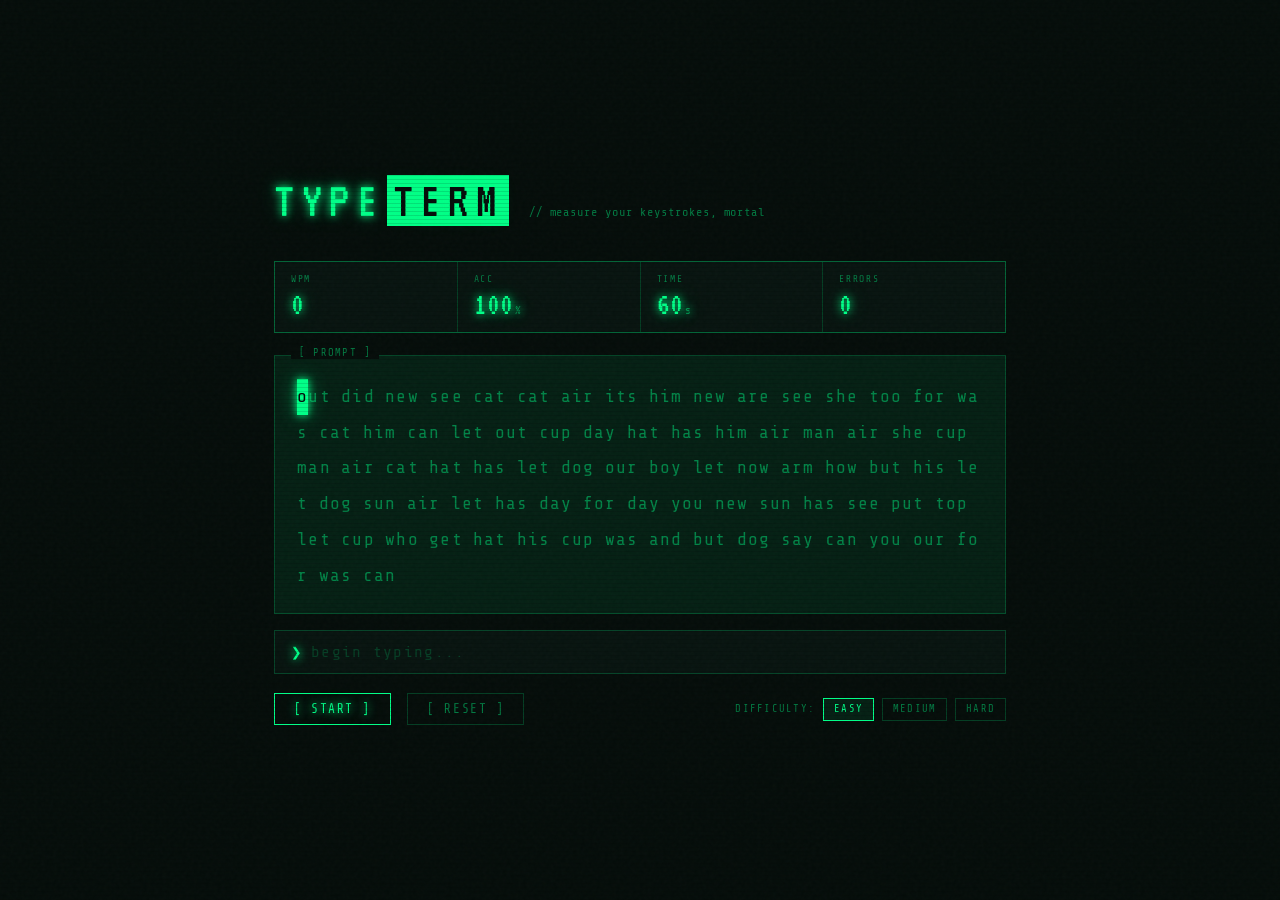
<file: WPM/index.html>
<!DOCTYPE html>
<html lang="en">
<head>
  <meta charset="UTF-8" />
  <meta name="viewport" content="width=device-width, initial-scale=1.0"/>
  <title>TYPETERM — Speed Test</title>
  <link rel="stylesheet" href="style.css" />
  <link href="https://fonts.googleapis.com/css2?family=Share+Tech+Mono&family=VT323&display=swap" rel="stylesheet"/>
</head>
<body>

  <div class="scanlines"></div>
  <div class="noise"></div>

  <div class="container">

    <header>
      <div class="logo">TYPE<span>TERM</span></div>
      <div class="tagline">// measure your keystrokes, mortal</div>
    </header>

    <div class="stats-bar">
      <div class="stat">
        <span class="stat-label">WPM</span>
        <span class="stat-value" id="wpm">0</span>
      </div>
      <div class="stat">
        <span class="stat-label">ACC</span>
        <span class="stat-value" id="accuracy">100<span class="unit">%</span></span>
      </div>
      <div class="stat">
        <span class="stat-label">TIME</span>
        <span class="stat-value" id="timer">60<span class="unit">s</span></span>
      </div>
      <div class="stat">
        <span class="stat-label">ERRORS</span>
        <span class="stat-value" id="errors">0</span>
      </div>
    </div>

    <div class="display-box">
      <div class="box-label">[ PROMPT ]</div>
      <div id="word-display"></div>
    </div>

    <div class="input-wrap">
      <span class="prompt-symbol">❯</span>
      <input
        type="text"
        id="type-input"
        autocomplete="off"
        autocorrect="off"
        autocapitalize="off"
        spellcheck="false"
        placeholder="begin typing..."
        disabled
      />
      <div class="cursor-blink"></div>
    </div>

    <div class="controls">
      <button id="start-btn" class="btn">[ START ]</button>
      <button id="reset-btn" class="btn btn-secondary">[ RESET ]</button>
      <div class="difficulty">
        <span class="diff-label">DIFFICULTY:</span>
        <button class="diff-btn active" data-diff="easy">EASY</button>
        <button class="diff-btn" data-diff="medium">MEDIUM</button>
        <button class="diff-btn" data-diff="hard">HARD</button>
      </div>
    </div>

    <div id="result-screen" class="result-screen hidden">
      <div class="result-title">// SESSION COMPLETE</div>
      <div class="result-grid">
        <div class="result-item">
          <div class="result-label">FINAL WPM</div>
          <div class="result-val" id="final-wpm">—</div>
        </div>
        <div class="result-item">
          <div class="result-label">ACCURACY</div>
          <div class="result-val" id="final-acc">—</div>
        </div>
        <div class="result-item">
          <div class="result-label">TOTAL ERRORS</div>
          <div class="result-val" id="final-errors">—</div>
        </div>
        <div class="result-item">
          <div class="result-label">GRADE</div>
          <div class="result-val" id="final-grade">—</div>
        </div>
      </div>
      <button id="retry-btn" class="btn">[ RETRY ]</button>
    </div>

  </div>

  <script src="script.js"></script>
</body>
</html>
</file>
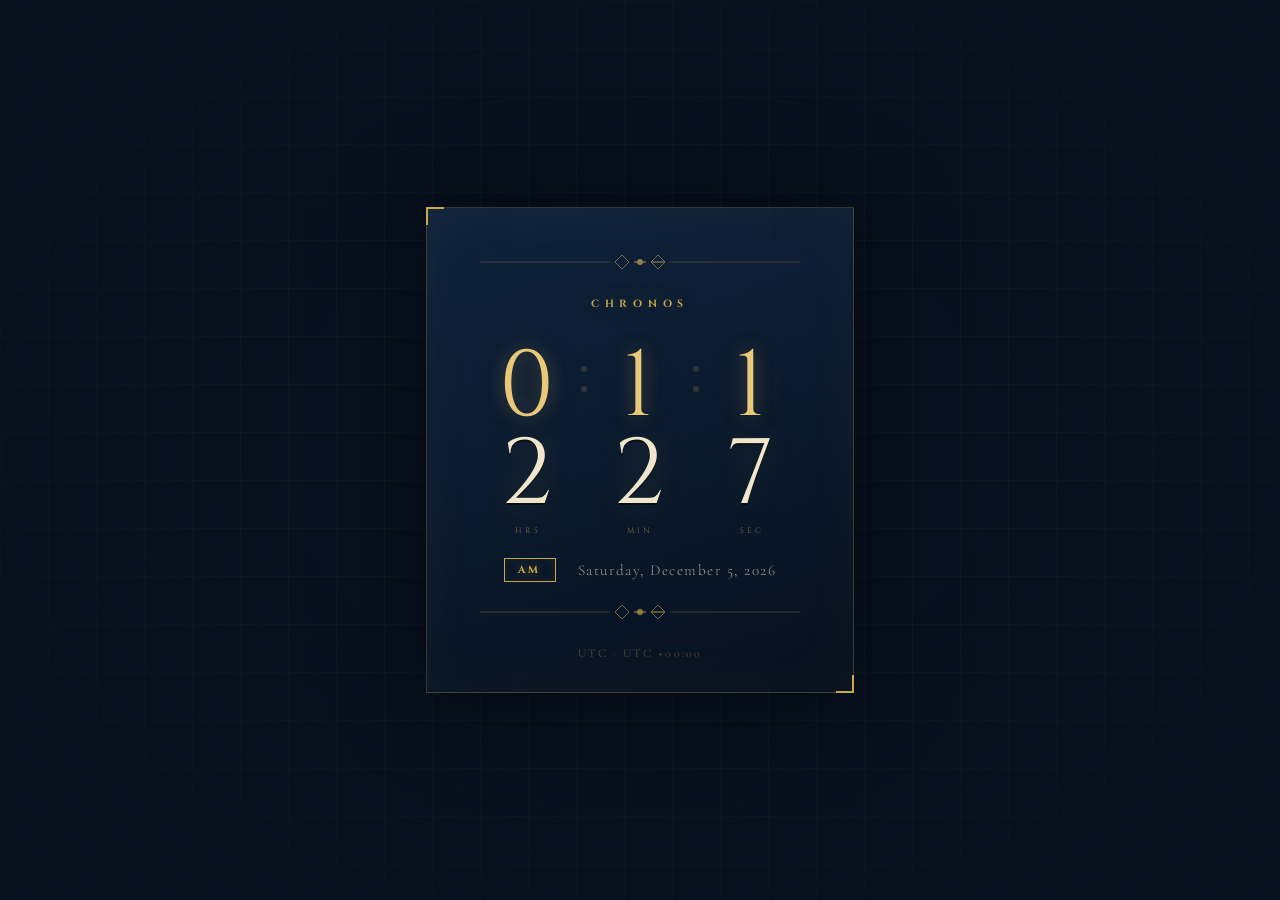
<file: CHRONOS digital clock/clock.html>
<!DOCTYPE html>
<html lang="en">
<head>
  <meta charset="UTF-8" />
  <meta name="viewport" content="width=device-width, initial-scale=1.0"/>
  <title>Digital Clock</title>
  <link rel="stylesheet" href="clock.css" />
  <link href="https://fonts.googleapis.com/css2?family=Cormorant+Garamond:wght@300;600&family=Cinzel:wght@400;700&display=swap" rel="stylesheet"/>
</head>
<body>

  <div class="bg-grid"></div>
  <div class="vignette"></div>

  <main class="stage">

    <!-- Top ornament -->
    <div class="ornament ornament--top">
      <svg viewBox="0 0 320 28" xmlns="http://www.w3.org/2000/svg">
        <line x1="0" y1="14" x2="130" y2="14" stroke="currentColor" stroke-width="0.8" opacity="0.5"/>
        <polygon points="135,14 142,7 149,14 142,21" fill="none" stroke="currentColor" stroke-width="0.8"/>
        <line x1="154" y1="14" x2="166" y2="14" stroke="currentColor" stroke-width="1.2"/>
        <circle cx="160" cy="14" r="3" fill="currentColor"/>
        <line x1="171" y1="14" x2="185" y2="14" stroke="currentColor" stroke-width="1.2"/>
        <polygon points="171,14 178,7 185,14 178,21" fill="none" stroke="currentColor" stroke-width="0.8"/>
        <line x1="190" y1="14" x2="320" y2="14" stroke="currentColor" stroke-width="0.8" opacity="0.5"/>
      </svg>
    </div>

    <!-- Label -->
    <p class="label">CHRONOS</p>

    <!-- Clock Face -->
    <div class="clock-face">

      <div class="time-block" id="block-hours">
        <span class="digit-top" id="hours-top">0</span>
        <span class="digit-bottom" id="hours-bot">0</span>
        <span class="time-unit">HRS</span>
      </div>

      <div class="separator" id="sep1">
        <span class="dot"></span>
        <span class="dot"></span>
      </div>

      <div class="time-block" id="block-minutes">
        <span class="digit-top" id="mins-top">0</span>
        <span class="digit-bottom" id="mins-bot">0</span>
        <span class="time-unit">MIN</span>
      </div>

      <div class="separator" id="sep2">
        <span class="dot"></span>
        <span class="dot"></span>
      </div>

      <div class="time-block" id="block-seconds">
        <span class="digit-top" id="secs-top">0</span>
        <span class="digit-bottom" id="secs-bot">0</span>
        <span class="time-unit">SEC</span>
      </div>

    </div>

    <!-- Period & Date -->
    <div class="sub-row">
      <div class="period-badge" id="period">AM</div>
      <div class="date-display" id="date-display">—</div>
    </div>

    <!-- Bottom ornament -->
    <div class="ornament ornament--bottom">
      <svg viewBox="0 0 320 28" xmlns="http://www.w3.org/2000/svg">
        <line x1="0" y1="14" x2="130" y2="14" stroke="currentColor" stroke-width="0.8" opacity="0.5"/>
        <polygon points="135,14 142,7 149,14 142,21" fill="none" stroke="currentColor" stroke-width="0.8"/>
        <line x1="154" y1="14" x2="166" y2="14" stroke="currentColor" stroke-width="1.2"/>
        <circle cx="160" cy="14" r="3" fill="currentColor"/>
        <line x1="171" y1="14" x2="185" y2="14" stroke="currentColor" stroke-width="1.2"/>
        <polygon points="171,14 178,7 185,14 178,21" fill="none" stroke="currentColor" stroke-width="0.8"/>
        <line x1="190" y1="14" x2="320" y2="14" stroke="currentColor" stroke-width="0.8" opacity="0.5"/>
      </svg>
    </div>

    <!-- Timezone -->
    <p class="timezone" id="timezone-label">—</p>

  </main>

  <script src="clock.js"></script>
</body>
</html>
</file>
<file: WPM/style.css>
/* ==============================
   TYPETERM — Retro Terminal Theme
   ============================== */

:root {
  --green: #00ff88;
  --green-dim: #00cc6a;
  --green-faint: rgba(0, 255, 136, 0.08);
  --green-glow: 0 0 8px #00ff88, 0 0 20px rgba(0,255,136,0.4);
  --bg: #050d0a;
  --bg2: #081410;
  --border: rgba(0, 255, 136, 0.2);
  --text-dim: rgba(0, 255, 136, 0.45);
  --red: #ff3e5e;
  --amber: #ffb347;
  --font-mono: 'Share Tech Mono', monospace;
  --font-display: 'VT323', monospace;
}

*, *::before, *::after { box-sizing: border-box; margin: 0; padding: 0; }

body {
  background: var(--bg);
  color: var(--green);
  font-family: var(--font-mono);
  min-height: 100vh;
  display: flex;
  align-items: center;
  justify-content: center;
  overflow-x: hidden;
  position: relative;
}

/* ── CRT Effects ── */
.scanlines {
  pointer-events: none;
  position: fixed;
  inset: 0;
  background: repeating-linear-gradient(
    to bottom,
    transparent 0px,
    transparent 3px,
    rgba(0,0,0,0.12) 3px,
    rgba(0,0,0,0.12) 4px
  );
  z-index: 999;
}

.noise {
  pointer-events: none;
  position: fixed;
  inset: 0;
  opacity: 0.025;
  background-image: url("data:image/svg+xml,%3Csvg viewBox='0 0 256 256' xmlns='http://www.w3.org/2000/svg'%3E%3Cfilter id='noise'%3E%3CfeTurbulence type='fractalNoise' baseFrequency='0.9' numOctaves='4' stitchTiles='stitch'/%3E%3C/filter%3E%3Crect width='100%25' height='100%25' filter='url(%23noise)'/%3E%3C/svg%3E");
  z-index: 998;
}

/* ── Container ── */
.container {
  width: min(780px, 95vw);
  padding: 2rem 1.5rem;
  position: relative;
  z-index: 1;
}

/* ── Header ── */
header {
  margin-bottom: 2.2rem;
  display: flex;
  align-items: baseline;
  gap: 1.2rem;
  flex-wrap: wrap;
}

.logo {
  font-family: var(--font-display);
  font-size: 3.2rem;
  letter-spacing: 0.15em;
  text-shadow: var(--green-glow);
  line-height: 1;
}

.logo span {
  color: var(--bg);
  background: var(--green);
  padding: 0 6px;
  margin-left: 2px;
}

.tagline {
  font-size: 0.75rem;
  color: var(--text-dim);
  letter-spacing: 0.08em;
}

/* ── Stats Bar ── */
.stats-bar {
  display: grid;
  grid-template-columns: repeat(4, 1fr);
  gap: 1px;
  margin-bottom: 1.4rem;
  border: 1px solid var(--border);
  background: var(--border);
}

.stat {
  background: var(--bg2);
  padding: 0.75rem 1rem;
  display: flex;
  flex-direction: column;
  gap: 0.25rem;
}

.stat-label {
  font-size: 0.6rem;
  letter-spacing: 0.18em;
  color: var(--text-dim);
}

.stat-value {
  font-family: var(--font-display);
  font-size: 2rem;
  line-height: 1;
  text-shadow: var(--green-glow);
  transition: color 0.2s;
}

.stat-value .unit {
  font-size: 0.9rem;
  margin-left: 2px;
  color: var(--text-dim);
}

/* ── Word Display ── */
.display-box {
  border: 1px solid var(--border);
  background: var(--green-faint);
  padding: 1.4rem 1.4rem 1.2rem;
  margin-bottom: 1rem;
  min-height: 110px;
  position: relative;
}

.box-label {
  position: absolute;
  top: -0.55rem;
  left: 1rem;
  background: var(--bg);
  padding: 0 0.5rem;
  font-size: 0.65rem;
  color: var(--text-dim);
  letter-spacing: 0.12em;
}

#word-display {
  font-size: 1.12rem;
  line-height: 2;
  letter-spacing: 0.06em;
  word-spacing: 0.6em;
  user-select: none;
}

#word-display .char {
  display: inline-block;
  position: relative;
  transition: color 0.08s;
}

#word-display .char.correct {
  color: var(--green);
}

#word-display .char.wrong {
  color: var(--red);
  text-decoration: underline wavy var(--red);
}

#word-display .char.pending {
  color: var(--text-dim);
}

#word-display .char.current {
  color: var(--bg);
  background: var(--green);
  box-shadow: var(--green-glow);
  animation: blink-cursor 0.8s step-end infinite;
}

#word-display .word-gap {
  display: inline-block;
  width: 0.6em;
}

@keyframes blink-cursor {
  50% { background: transparent; color: var(--green); box-shadow: none; }
}

/* ── Input ── */
.input-wrap {
  display: flex;
  align-items: center;
  gap: 0.6rem;
  border: 1px solid var(--border);
  background: var(--bg2);
  padding: 0.7rem 1rem;
  margin-bottom: 1.2rem;
  transition: border-color 0.2s;
}

.input-wrap:focus-within {
  border-color: var(--green);
  box-shadow: 0 0 0 1px rgba(0,255,136,0.15);
}

.prompt-symbol {
  font-size: 1.1rem;
  color: var(--green);
  text-shadow: var(--green-glow);
  flex-shrink: 0;
}

#type-input {
  flex: 1;
  background: transparent;
  border: none;
  outline: none;
  color: var(--green);
  font-family: var(--font-mono);
  font-size: 1rem;
  letter-spacing: 0.08em;
  caret-color: var(--green);
}

#type-input::placeholder {
  color: var(--text-dim);
}

#type-input:disabled {
  opacity: 0.4;
  cursor: not-allowed;
}

/* ── Controls ── */
.controls {
  display: flex;
  align-items: center;
  gap: 1rem;
  flex-wrap: wrap;
}

.btn {
  font-family: var(--font-mono);
  font-size: 0.8rem;
  letter-spacing: 0.12em;
  color: var(--green);
  background: transparent;
  border: 1px solid var(--green);
  padding: 0.5rem 1.2rem;
  cursor: pointer;
  transition: all 0.15s;
  text-shadow: var(--green-glow);
}

.btn:hover {
  background: var(--green);
  color: var(--bg);
  box-shadow: var(--green-glow);
  text-shadow: none;
}

.btn:active { transform: scale(0.97); }

.btn-secondary {
  border-color: var(--border);
  color: var(--text-dim);
  text-shadow: none;
}

.btn-secondary:hover {
  background: var(--border);
  color: var(--green);
  box-shadow: none;
}

.difficulty {
  display: flex;
  align-items: center;
  gap: 0.5rem;
  margin-left: auto;
  flex-wrap: wrap;
}

.diff-label {
  font-size: 0.65rem;
  color: var(--text-dim);
  letter-spacing: 0.12em;
}

.diff-btn {
  font-family: var(--font-mono);
  font-size: 0.65rem;
  letter-spacing: 0.1em;
  background: transparent;
  border: 1px solid var(--border);
  color: var(--text-dim);
  padding: 0.3rem 0.65rem;
  cursor: pointer;
  transition: all 0.15s;
}

.diff-btn:hover, .diff-btn.active {
  border-color: var(--green);
  color: var(--green);
  background: var(--green-faint);
}

/* ── Results Screen ── */
.result-screen {
  margin-top: 1.4rem;
  border: 1px solid var(--green);
  background: var(--green-faint);
  padding: 2rem 1.5rem;
  text-align: center;
  animation: fadeIn 0.4s ease;
}

.result-screen.hidden { display: none; }

.result-title {
  font-family: var(--font-display);
  font-size: 1.8rem;
  letter-spacing: 0.18em;
  margin-bottom: 1.5rem;
  text-shadow: var(--green-glow);
}

.result-grid {
  display: grid;
  grid-template-columns: repeat(4, 1fr);
  gap: 1rem;
  margin-bottom: 1.5rem;
}

.result-item {
  border: 1px solid var(--border);
  padding: 1rem 0.5rem;
  background: var(--bg2);
}

.result-label {
  font-size: 0.6rem;
  color: var(--text-dim);
  letter-spacing: 0.18em;
  margin-bottom: 0.4rem;
}

.result-val {
  font-family: var(--font-display);
  font-size: 2.2rem;
  text-shadow: var(--green-glow);
}

/* ── Flashes ── */
.stat-value.flash-red { color: var(--red) !important; text-shadow: 0 0 8px var(--red); }
.stat-value.flash-amber { color: var(--amber) !important; }

@keyframes fadeIn {
  from { opacity: 0; transform: translateY(10px); }
  to   { opacity: 1; transform: translateY(0); }
}

/* ── Responsive ── */
@media (max-width: 520px) {
  .stats-bar { grid-template-columns: repeat(2, 1fr); }
  .result-grid { grid-template-columns: repeat(2, 1fr); }
  .logo { font-size: 2.4rem; }
  .difficulty { margin-left: 0; width: 100%; }
}
</file>
<file: CHRONOS digital clock/clock.css>
/* ================================
   CHRONOS — Art Deco Digital Clock
   ================================ */

:root {
  --gold:        #c9a84c;
  --gold-light:  #e8c97a;
  --gold-dim:    rgba(201, 168, 76, 0.25);
  --gold-glow:   0 0 18px rgba(201, 168, 76, 0.35), 0 0 40px rgba(201, 168, 76, 0.15);
  --navy:        #07111f;
  --navy-mid:    #0c1c30;
  --navy-light:  #112540;
  --cream:       #f0e6cc;
  --font-display: 'Cinzel', serif;
  --font-body:    'Cormorant Garamond', serif;
}

*, *::before, *::after { box-sizing: border-box; margin: 0; padding: 0; }

html, body {
  width: 100%; height: 100%;
}

body {
  background: var(--navy);
  display: flex;
  align-items: center;
  justify-content: center;
  min-height: 100vh;
  overflow: hidden;
  font-family: var(--font-body);
}

/* ── Background Grid ── */
.bg-grid {
  position: fixed;
  inset: 0;
  background-image:
    linear-gradient(rgba(201,168,76,0.04) 1px, transparent 1px),
    linear-gradient(90deg, rgba(201,168,76,0.04) 1px, transparent 1px);
  background-size: 48px 48px;
  pointer-events: none;
}

.vignette {
  position: fixed;
  inset: 0;
  background: radial-gradient(ellipse at center, transparent 40%, var(--navy) 100%);
  pointer-events: none;
}

/* ── Stage ── */
.stage {
  position: relative;
  z-index: 1;
  display: flex;
  flex-direction: column;
  align-items: center;
  gap: 0.6rem;
  animation: stageFade 1.4s ease forwards;
  opacity: 0;
  padding: 2.5rem 3rem 2rem;
  border: 1px solid var(--gold-dim);
  background: linear-gradient(160deg, rgba(17,37,64,0.9), rgba(7,17,31,0.95));
  box-shadow:
    inset 0 0 60px rgba(201,168,76,0.04),
    0 0 80px rgba(0,0,0,0.6);
}

/* Corner accents */
.stage::before,
.stage::after {
  content: '';
  position: absolute;
  width: 18px; height: 18px;
  border-color: var(--gold);
  border-style: solid;
}
.stage::before { top: -1px; left: -1px; border-width: 2px 0 0 2px; }
.stage::after  { bottom: -1px; right: -1px; border-width: 0 2px 2px 0; }

@keyframes stageFade {
  from { opacity: 0; transform: translateY(18px); }
  to   { opacity: 1; transform: translateY(0); }
}

/* ── Label ── */
.label {
  font-family: var(--font-display);
  font-size: 0.65rem;
  font-weight: 700;
  letter-spacing: 0.55em;
  color: var(--gold);
  text-shadow: var(--gold-glow);
  margin-bottom: 0.2rem;
}

/* ── Ornament ── */
.ornament {
  color: var(--gold);
  width: 320px;
  max-width: 100%;
  opacity: 0.7;
}
.ornament--top  { margin-bottom: 0.4rem; }
.ornament--bottom { margin-top: 0.4rem; }

/* ── Clock Face ── */
.clock-face {
  display: flex;
  align-items: flex-start;
  gap: 0.5rem;
  padding: 1.2rem 0.5rem 0.6rem;
}

/* ── Time Block ── */
.time-block {
  display: flex;
  flex-direction: column;
  align-items: center;
  position: relative;
  min-width: 90px;
}

/* Digit rows — split-flap style stacking */
.digit-top,
.digit-bottom {
  display: block;
  font-family: var(--font-display);
  font-size: clamp(3.8rem, 10vw, 5.8rem);
  font-weight: 400;
  color: var(--cream);
  line-height: 0.95;
  text-align: center;
  width: 100%;
  text-shadow:
    0 0 30px rgba(201,168,76,0.2),
    0 2px 0 rgba(0,0,0,0.5);
  letter-spacing: 0.04em;
  transition: color 0.1s;
}

.digit-top {
  color: var(--gold-light);
  text-shadow: var(--gold-glow);
}

.time-unit {
  font-family: var(--font-display);
  font-size: 0.5rem;
  letter-spacing: 0.4em;
  color: var(--gold);
  opacity: 0.6;
  margin-top: 0.35rem;
}

/* Digit-change flash */
.digit-top.flash,
.digit-bottom.flash {
  animation: digitFlash 0.18s ease;
}

@keyframes digitFlash {
  0%   { opacity: 0.3; transform: scaleY(0.85); }
  100% { opacity: 1;   transform: scaleY(1); }
}

/* ── Separator ── */
.separator {
  display: flex;
  flex-direction: column;
  justify-content: center;
  align-items: center;
  gap: 14px;
  padding-top: 1.4rem;
  padding-bottom: 1.8rem;
}

.dot {
  display: block;
  width: 6px;
  height: 6px;
  border-radius: 50%;
  background: var(--gold);
  box-shadow: 0 0 8px var(--gold), 0 0 16px rgba(201,168,76,0.4);
  transition: opacity 0.12s;
}

.dot.off {
  opacity: 0.18;
  box-shadow: none;
}

/* ── Sub Row: AM/PM + Date ── */
.sub-row {
  display: flex;
  align-items: center;
  gap: 1.4rem;
  margin-top: 0.2rem;
}

.period-badge {
  font-family: var(--font-display);
  font-size: 0.65rem;
  font-weight: 700;
  letter-spacing: 0.3em;
  border: 1px solid var(--gold);
  color: var(--gold);
  padding: 0.25rem 0.6rem;
  text-shadow: 0 0 8px rgba(201,168,76,0.5);
  box-shadow: inset 0 0 12px rgba(201,168,76,0.06);
  min-width: 52px;
  text-align: center;
}

.date-display {
  font-family: var(--font-body);
  font-size: 0.95rem;
  font-weight: 300;
  color: var(--cream);
  opacity: 0.65;
  letter-spacing: 0.1em;
}

/* ── Timezone ── */
.timezone {
  font-family: var(--font-body);
  font-size: 0.75rem;
  font-weight: 300;
  letter-spacing: 0.18em;
  color: var(--gold);
  opacity: 0.45;
  margin-top: 0.3rem;
}

/* ── Responsive ── */
@media (max-width: 480px) {
  .stage { padding: 2rem 1.5rem 1.6rem; }
  .ornament { width: 260px; }
  .time-block { min-width: 68px; }
  .separator { gap: 10px; }
}
</file>
